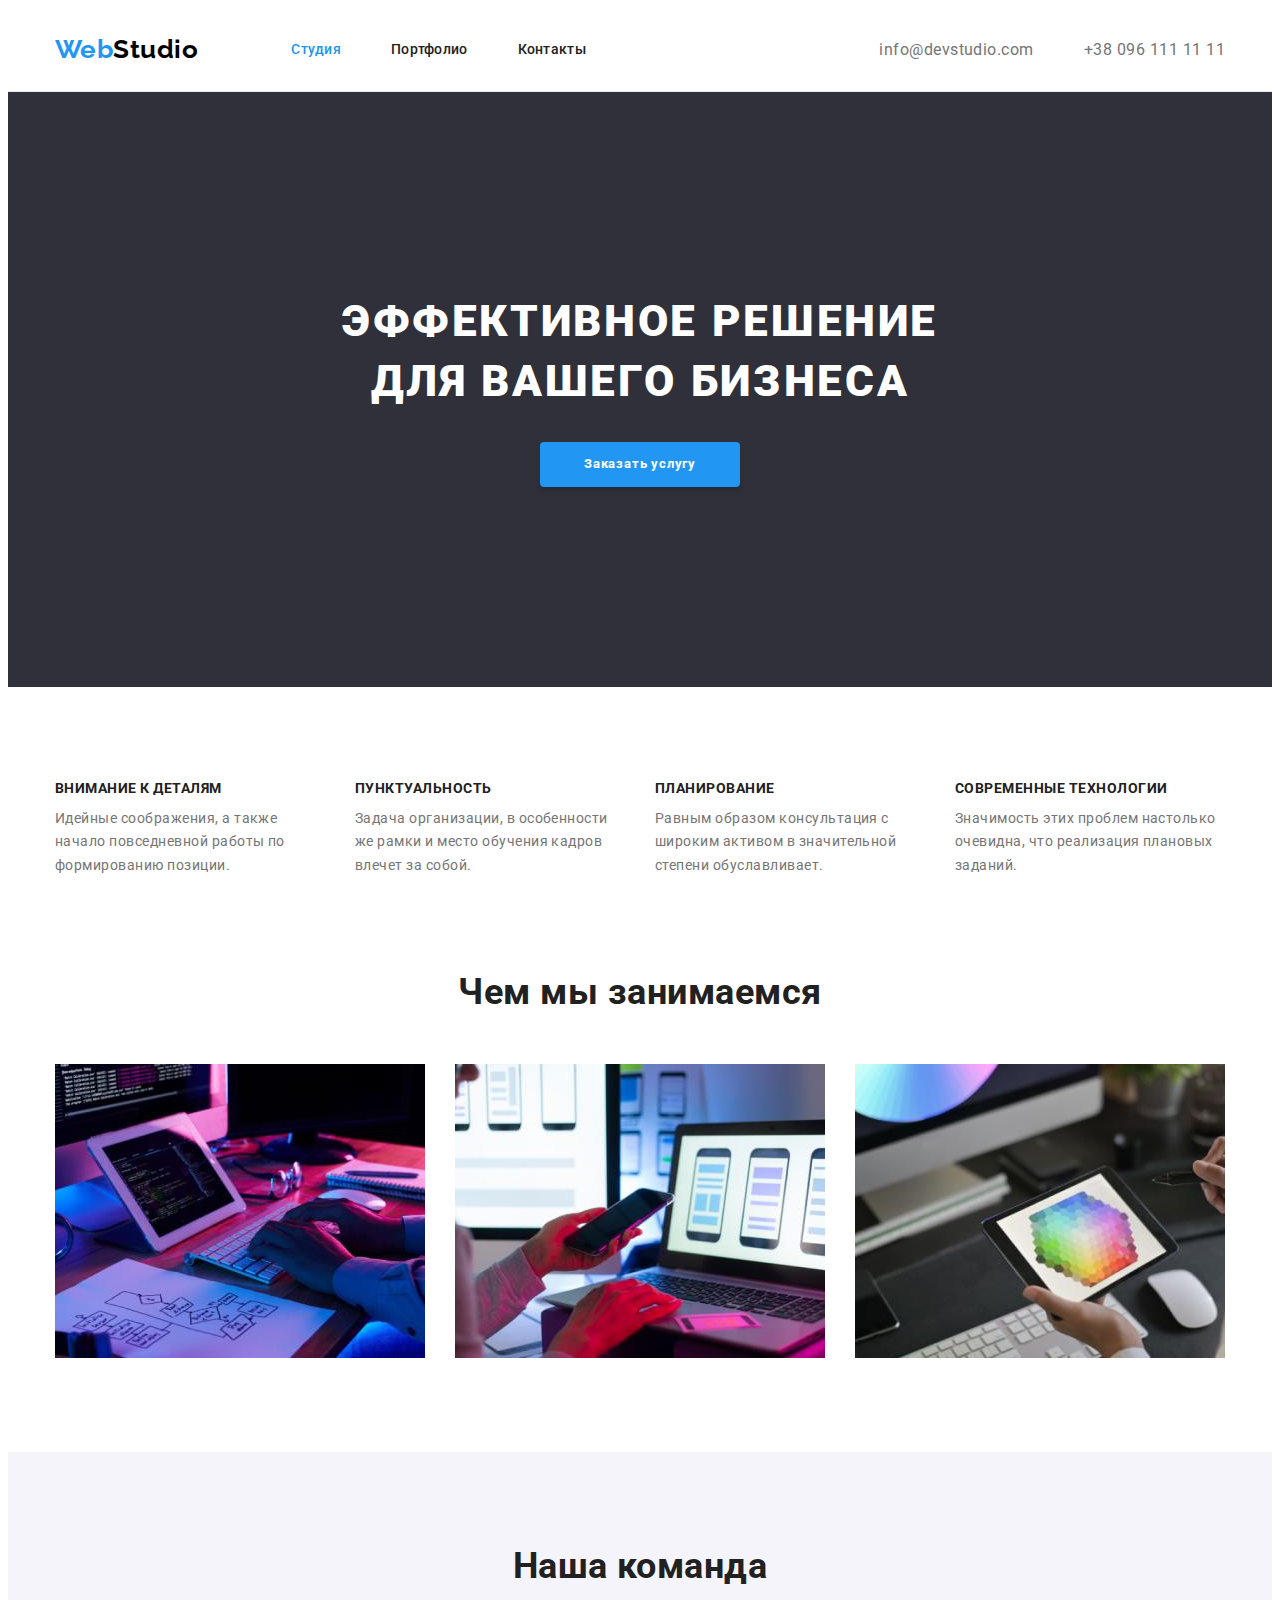
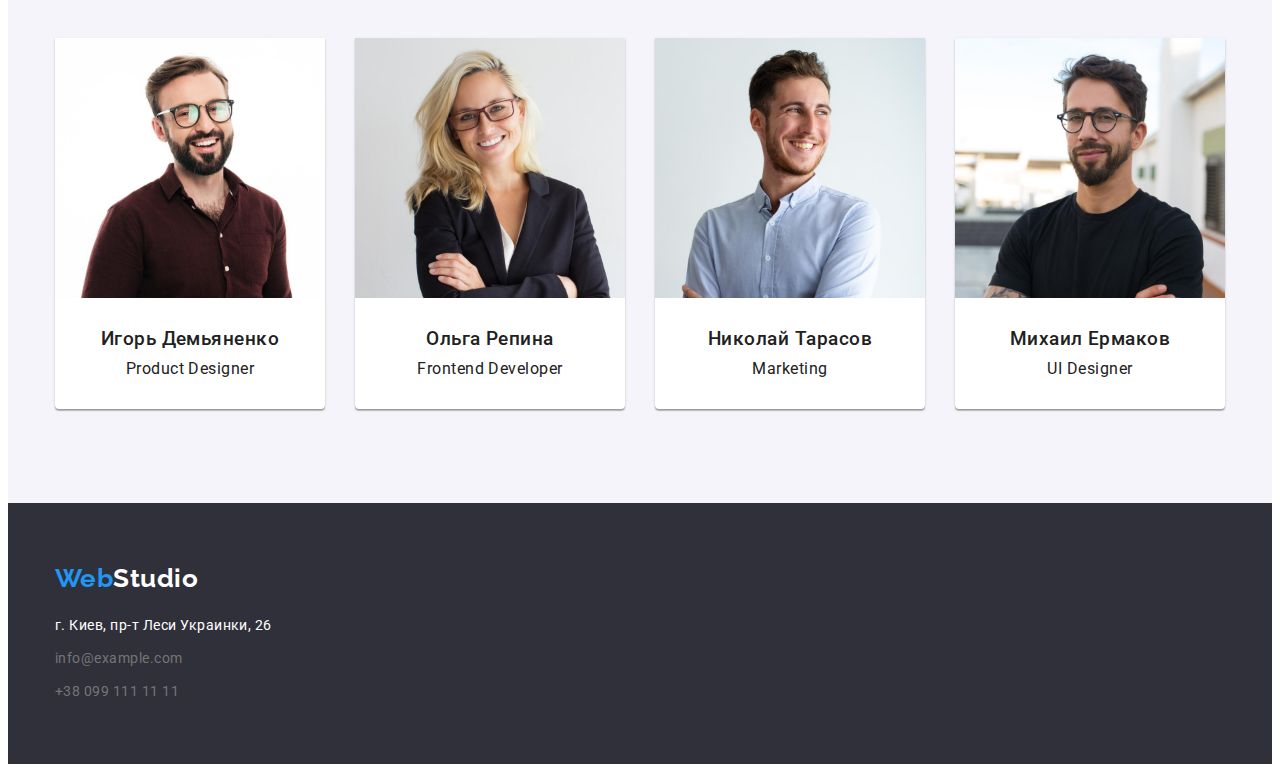
<file: index.html>
<!DOCTYPE html>
<html lang="ru">
  <head>
    <meta charset="UTF-8" />
    <meta http-equiv="X-UA-Compatible" content="IE=edge" />
    <meta name="WebStudio" content="WebStudio Page" />

    <link rel="preconnect" href="https://fonts.googleapis.com" />
    <link rel="preconnect" href="https://fonts.gstatic.com" crossorigin />
    <link
      rel="stylesheet"
      href="https://cdnjs.cloudflare.com/ajax/libs/modern-normalize/1.1.0/modern-normalize.min.css"
      integrity="sha512-wpPYUAdjBVSE4KJnH1VR1HeZfpl1ub8YT/NKx4PuQ5NmX2tKuGu6U/JRp5y+Y8XG2tV+wKQpNHVUX03MfMFn9Q=="
      crossorigin="anonymous"
      referrerpolicy="no-referrer"
    />
    <link
      href="https://fonts.googleapis.com/css2?family=Raleway:wght@700&family=Roboto:wght@400;500;700;900&display=swap"
      rel="stylesheet"
    />
    <link rel="stylesheet" href="./css/style.css" />
    <title>WebStudio</title>
  </head>
  <body>
    <header class="header">
      <div class="conteiner">
        <nav class="navigation">
          <div class="logo-header">
            <a
              class="logo"
              href="./index.html"
              target="_blank"
              title="Main WebStudio Page"
              lang="en"
              >Web<span class="logo-studio-header">Studio</span></a
            >
          </div>
          <ul class="navigation-links-list">
            <li class="navigation-links-item current">
              <a class="nav-link-reference" href="index.html">Студия</a>
            </li>
            <li class="navigation-links-item">
              <a class="nav-link-reference" href="portfolio.html">Портфолио</a>
            </li>
            <li class="navigation-links-item">
              <a class="nav-link-reference" href="">Контакты</a>
            </li>
          </ul>
        </nav>

        <ul class="contact-list">
          <li class="contact-item">
            <a class="nav-contact-reference" href="mailto:info@devstudio.com"
              >info@devstudio.com</a
            >
          </li>
          <li class="contact-item">
            <a class="nav-contact-reference" href="tel:+380961111111"
              >+38 096 111 11 11</a
            >
          </li>
        </ul>
      </div>
    </header>

    <main>
      <!--Section Hero-->
      <section class="section-hero">
        <div class="conteiner">
          <h1 class="hero-section-title">
            эффективное решение для вашего бизнеса
          </h1>
          <button class="hero-section-button" type="button">
            Заказать услугу
          </button>
        </div>
      </section>

      <!--Section "features" / Секция Особенности-->
      <section class="section features">
        <div class="conteiner">
          <h2 hidden>Особенности</h2>
          <ul class="features-list">
            <li class="features-item">
              <h3 class="features-item-header">Внимание к деталям</h3>
              <p class="features-item-text">
                Идейные соображения, а также начало повседневной работы по
                формированию позиции.
              </p>
            </li>
            <li class="features-item">
              <h3 class="features-item-header">Пунктуальность</h3>
              <p class="features-item-text">
                Задача организации, в особенности же рамки и место обучения
                кадров влечет за собой.
              </p>
            </li>
            <li class="features-item">
              <h3 class="features-item-header">Планирование</h3>
              <p class="features-item-text">
                Равным образом консультация с широким активом в значительной
                степени обуславливает.
              </p>
            </li>
            <li class="features-item">
              <h3 class="features-item-header">Современные технологии</h3>
              <p class="features-item-text">
                Значимость этих проблем настолько очевидна, что реализация
                плановых заданий.
              </p>
            </li>
          </ul>
        </div>
      </section>
      <!--Section "What we Do" / Секция чем мы занимаемся-->
      <section class="section what-we-do">
        <div class="conteiner">
          <h2 class="what-we-do-title">Чем мы занимаемся</h2>
          <ul class="what-we-do-list">
            <li class="what-we-do-item">
              <img
                src="./images/studio_image/about-1.jpg"
                alt="Работа с компьютером"
                width="370"
                height="294"
              />
            </li>
            <li class="what-we-do-item">
              <img
                src="./images/studio_image/about-2.jpg"
                alt="Работа с телефоном"
                width="370"
                height="294"
              />
            </li>
            <li class="what-we-do-item">
              <img
                src="./images/studio_image/about-3.jpg"
                alt="Работа с планшетом"
                width="370"
                height="294"
              />
            </li>
          </ul>
        </div>
      </section>
      <!--Our Team Section / Секция Наша Команда-->
      <section class="section our-team">
        <div class="conteiner">
          <h2 class="our-team-title">Наша команда</h2>
          <ul class="our-team-list">
            <li class="our-team-item">
              <img
                class="item-img"
                src="./images/studio_image/Ihor_Deminenko.jpg"
                alt="Игорь Демьяненко - Product Designer"
                width="270"
                height="260"
              />
              <div class="team-member-info">
                <h3 class="item-name">Игорь Демьяненко</h3>
                <p class="item-position" lang="en">Product Designer</p>
              </div>
            </li>
            <li class="our-team-item">
              <img
                class="item-img"
                src="./images/studio_image/Olha_Repina.jpg"
                alt="Ольга Репина - Frontend Developer"
                width="270"
                height="260"
              />
              <div class="team-member-info">
                <h3 class="item-name">Ольга Репина</h3>
                <p class="item-position" lang="en">Frontend Developer</p>
              </div>
            </li>
            <li class="our-team-item">
              <img
                class="item-img"
                src="./images/studio_image/Nikolay_Tarasov.jpg"
                alt="Николай Тарасов - Marketing"
                width="270"
                height="260"
              />
              <div class="team-member-info">
                <h3 class="item-name">Николай Тарасов</h3>
                <p class="item-position" lang="en">Marketing</p>
              </div>
            </li>
            <li class="our-team-item">
              <img
                class="item-img"
                src="./images/studio_image/Mike_Ermakov.jpg"
                alt="Михаил Ермаков - UI Designer"
                width="270"
                height="260"
              />
              <div class="team-member-info">
                <h3 class="item-name">Михаил Ермаков</h3>
                <p class="item-position" lang="en">UI Designer</p>
              </div>
            </li>
          </ul>
        </div>
      </section>
    </main>

    <footer class="section footer">
      <div class="conteiner">
        <div class="logo-footer">
          <a
            class="logo"
            href="./index.html"
            target="_blank"
            title="Main WebStudio Page"
            lang="en"
            >Web<span class="logo-studio-footer">Studio</span></a
          >
        </div>
        <address class="address">
          <ul class="address-list">
            <li class="address-item">
              <a
                class="actual-address"
                href="https://goo.gl/maps/LLQT8x69fdLDBn1G6"
                >г. Киев, пр-т Леси Украинки, 26</a
              >
            </li>
            <li class="address-item">
              <a class="footer-contact-reference" href="mailto:info@example.com"
                >info@example.com</a
              >
            </li>
            <li class="address-item">
              <a class="footer-contact-reference" href="tel:+380991111111"
                >+38 099 111 11 11</a
              >
            </li>
          </ul>
        </address>
      </div>
    </footer>
  </body>
</html>
</file>
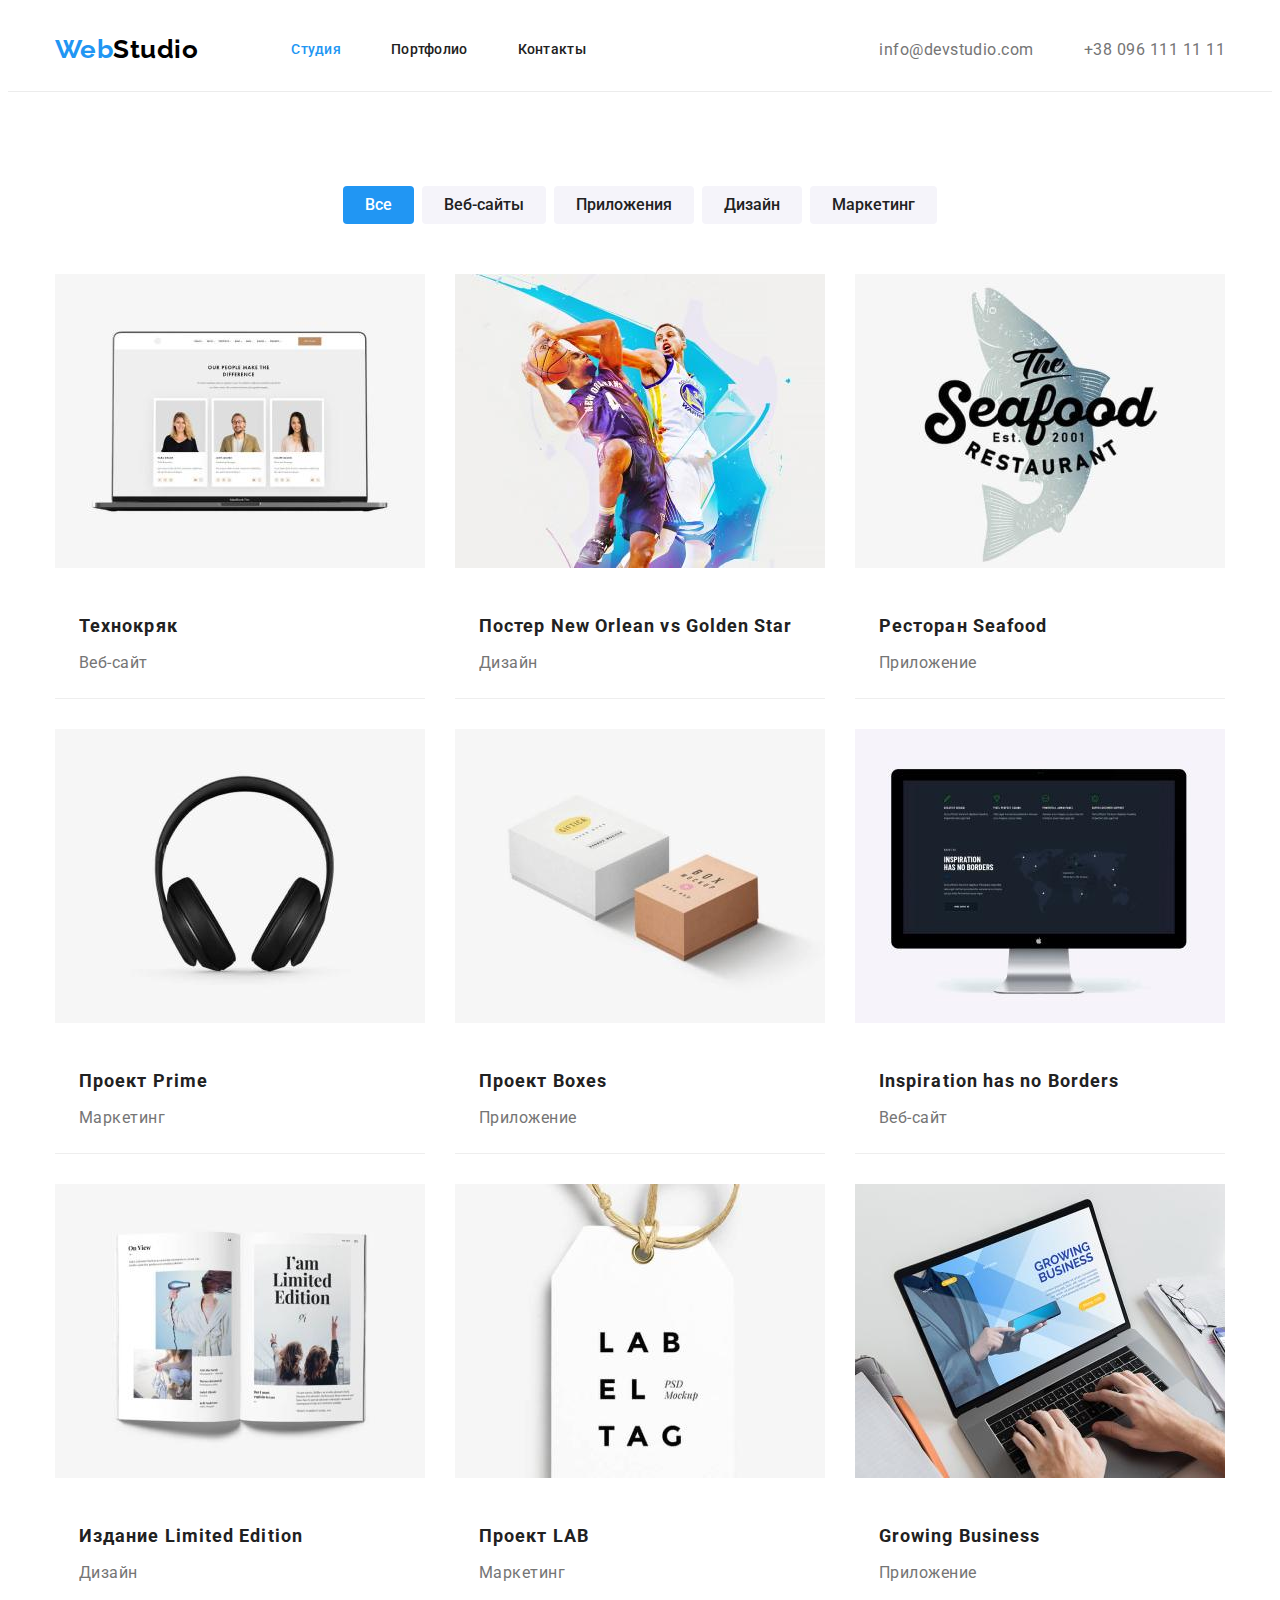
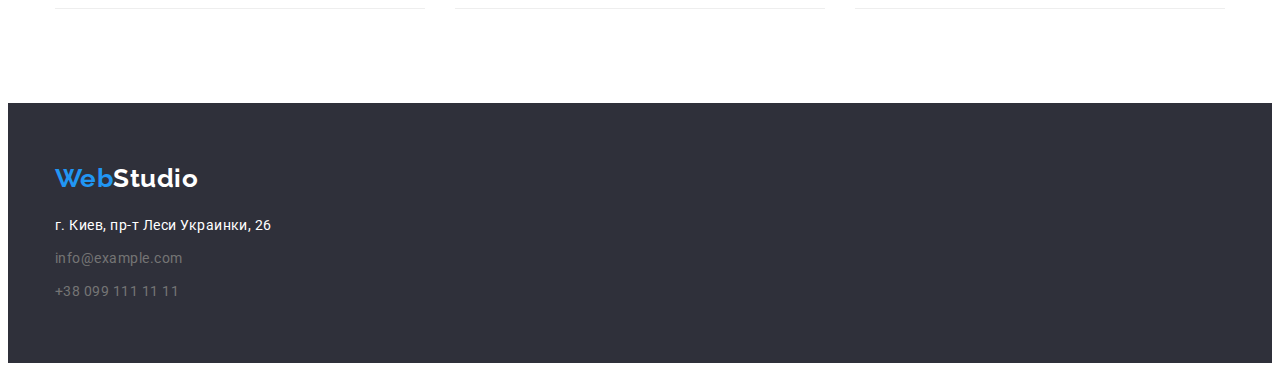
<file: portfolio.html>
<!DOCTYPE html>
<html lang="ru">
  <head>
    <meta charset="UTF-8" />
    <meta http-equiv="X-UA-Compatible" content="IE=edge" />
    <meta name="Portfolio" content="Portfolio Page" />
    <link rel="preconnect" href="https://fonts.googleapis.com" />
    <link rel="preconnect" href="https://fonts.gstatic.com" crossorigin />
    <link
      rel="stylesheet"
      href="https://cdnjs.cloudflare.com/ajax/libs/modern-normalize/1.1.0/modern-normalize.min.css"
      integrity="sha512-wpPYUAdjBVSE4KJnH1VR1HeZfpl1ub8YT/NKx4PuQ5NmX2tKuGu6U/JRp5y+Y8XG2tV+wKQpNHVUX03MfMFn9Q=="
      crossorigin="anonymous"
      referrerpolicy="no-referrer"
    />
    <link
      href="https://fonts.googleapis.com/css2?family=Raleway:wght@700&family=Roboto:wght@400;500;700;900&display=swap"
      rel="stylesheet"
    />
    <link rel="stylesheet" href="./css/style.css" />
    <title>Portfolio</title>
  </head>
  <body>
    <header class="header">
      <div class="conteiner">
        <nav class="navigation">
          <div class="logo-header">
            <a
              class="logo"
              href="./index.html"
              target="_blank"
              title="Main WebStudio Page"
              lang="en"
              >Web<span class="logo-studio-header">Studio</span></a
            >
          </div>
          <ul class="navigation-links-list">
            <li class="navigation-links-item current">
              <a class="nav-link-reference" href="index.html">Студия</a>
            </li>
            <li class="navigation-links-item">
              <a class="nav-link-reference" href="portfolio.html">Портфолио</a>
            </li>
            <li class="navigation-links-item">
              <a class="nav-link-reference" href="">Контакты</a>
            </li>
          </ul>
        </nav>

        <ul class="contact-list">
          <li class="contact-item">
            <a class="nav-contact-reference" href="mailto:info@devstudio.com"
              >info@devstudio.com</a
            >
          </li>
          <li class="contact-item">
            <a class="nav-contact-reference" href="tel:+380961111111"
              >+38 096 111 11 11</a
            >
          </li>
        </ul>
      </div>
    </header>

    <main>
      <!--Porfoilio Section-->
      <section class="section porfolio">
        <div class="conteiner">
          <h1 hidden lang="en">Our Portfoilio</h1>
          <ul class="portfolio-btn-list">
            <li class="portfolio-btn-item">
              <button class="portfolio-btn current-btn" type="button">
                Все
              </button>
            </li>
            <li class="portfolio-btn-item">
              <button class="portfolio-btn" type="button">Веб-сайты</button>
            </li>
            <li class="portfolio-btn-item">
              <button class="portfolio-btn" type="button">Приложения</button>
            </li>
            <li class="portfolio-btn-item">
              <button class="portfolio-btn" type="button">Дизайн</button>
            </li>
            <li class="portfolio-btn-item">
              <button class="portfolio-btn" type="button">Мaркетинг</button>
            </li>
          </ul>

          <ul class="portfolio-list">
            <li class="portfolio-list-item">
              <a class="portfolio-item" href="">
                <img
                  class="portfolio-img"
                  src="./images/portfolio_image/technocrack_project.jpg"
                  alt="Постер 'Технокряк' - веб-сайт на ноутбуке"
                  width="370"
                  height="294"
                />
                <div class="portfolio-info">
                  <h2 class="portfolio-item-name">Технокряк</h2>
                  <p class="portfolio-item-category">Веб-сайт</p>
                </div>
              </a>
            </li>
            <li class="portfolio-list-item">
              <a class="portfolio-item" href="">
                <img
                  class="portfolio-img"
                  src="./images/portfolio_image/poster_new_orlean_vs_golden_star.jpg"
                  alt="Постер 'New Orlean vs Golden Star' - два баскетболиста команд с мячем"
                  width="370"
                  height="294"
                />
                <div class="portfolio-info">
                  <h2 class="portfolio-item-name">
                    Постер <span lang="en">New Orlean vs Golden Star</span>
                  </h2>
                  <p class="portfolio-item-category">Дизайн</p>
                </div>
              </a>
            </li>
            <li class="portfolio-list-item">
              <a class="portfolio-item" href="">
                <img
                  class="portfolio-img"
                  src="./images/portfolio_image/sea_food.jpg"
                  alt="Постер The Seafood Restaurant"
                  width="370"
                  height="294"
                />
                <div class="portfolio-info">
                  <h2 class="portfolio-item-name">
                    Ресторан <span lang="en">Seafood</span>
                  </h2>
                  <p class="portfolio-item-category">Приложение</p>
                </div>
              </a>
            </li>
            <li class="portfolio-list-item">
              <a class="portfolio-item" href="">
                <img
                  class="portfolio-img"
                  src="./images/portfolio_image/prime_headphones.jpg"
                  alt="Постер Prime - изображение наушников"
                  width="370"
                  height="294"
                />
                <div class="portfolio-info">
                  <h2 class="portfolio-item-name">
                    Проект <span lang="en">Prime</span>
                  </h2>
                  <p class="portfolio-item-category">Маркетинг</p>
                </div>
              </a>
            </li>
            <li class="portfolio-list-item">
              <a class="portfolio-item" href="">
                <img
                  class="portfolio-img"
                  src="./images/portfolio_image/boxes_project.jpg"
                  alt="Проект Boxes - изображение коробок бренда"
                  width="370"
                  height="294"
                />
                <div class="portfolio-info">
                  <h2 class="portfolio-item-name">
                    Проект <span lang="en">Boxes</span>
                  </h2>
                  <p class="portfolio-item-category">Приложение</p>
                </div>
              </a>
            </li>
            <li class="portfolio-list-item">
              <a class="portfolio-item" href="">
                <img
                  class="portfolio-img"
                  src="./images/portfolio_image/inspiration_has_no_borders_project.jpg"
                  alt="Проект 'Inspiration has no Borders' - изображение монитора в сайтом"
                  width="370"
                  height="294"
                />
                <div class="portfolio-info">
                  <h2 class="portfolio-item-name" lang="en">
                    Inspiration has no Borders
                  </h2>
                  <p class="portfolio-item-category">Веб-сайт</p>
                </div>
              </a>
            </li>
            <li class="portfolio-list-item">
              <a class="portfolio-item" href="">
                <img
                  class="portfolio-img"
                  src="./images/portfolio_image/limited_edition_publication.jpg"
                  alt="Проект Limited Edition - изображение журнала"
                  width="370"
                  height="294"
                />
                <div class="portfolio-info">
                  <h2 class="portfolio-item-name">
                    Издание <span lang="en">Limited Edition</span>
                  </h2>
                  <p class="portfolio-item-category">Дизайн</p>
                </div>
              </a>
            </li>
            <li class="portfolio-list-item">
              <a class="portfolio-item" href="">
                <img
                  class="portfolio-img"
                  src="./images/portfolio_image/lab_project.jpg"
                  alt="Проект 'LAB' - изображение постера проекта"
                  width="370"
                  height="294"
                />
                <div class="portfolio-info">
                  <h2 class="portfolio-item-name">
                    Проект <span lang="en">LAB</span>
                  </h2>
                  <p class="portfolio-item-category">Маркетинг</p>
                </div>
              </a>
            </li>
            <li class="portfolio-list-item">
              <a class="portfolio-item" href="">
                <img
                  class="portfolio-img"
                  src="./images/portfolio_image/growing_business.jpg"
                  alt="Приложение 'Growing Business' - изображение ноутбука с приложением"
                  width="370"
                  height="294"
                />
                <div class="portfolio-info">
                  <h2 class="portfolio-item-name" lang="en">
                    Growing Business
                  </h2>
                  <p class="portfolio-item-category">Приложение</p>
                </div>
              </a>
            </li>
          </ul>
        </div>
      </section>
    </main>

    <footer class="section footer">
      <div class="conteiner">
        <div class="logo-footer">
          <a
            class="logo"
            href="./index.html"
            target="_blank"
            title="Main WebStudio Page"
            lang="en"
            >Web<span class="logo-studio-footer">Studio</span></a
          >
        </div>
        <address class="address">
          <ul class="address-list">
            <li class="address-item">
              <a
                class="actual-address"
                href="https://goo.gl/maps/LLQT8x69fdLDBn1G6"
                >г. Киев, пр-т Леси Украинки, 26</a
              >
            </li>
            <li class="address-item">
              <a class="footer-contact-reference" href="mailto:info@example.com"
                >info@example.com</a
              >
            </li>
            <li class="address-item">
              <a class="footer-contact-reference" href="tel:+380991111111"
                >+38 099 111 11 11</a
              >
            </li>
          </ul>
        </address>
      </div>
    </footer>
  </body>
</html>
</file>
<file: css/style.css>
html {
  box-sizing: border-box;
}
*,
*::after,
*::before {
  box-sizing: inherit;
}
h1,
h2,
h3,
h4,
h5,
h6,
p {
  margin: 0;
}
ul {
  list-style: none;
  padding: 0;
  margin: 0;
}

img {
  display: block;
  max-width: 100%;
  height: auto;
}
.visually-hidden {
  position: absolute;
  width: 1px;
  height: 1px;
  margin: -1px;
  border: 0;
  padding: 0;
  white-space: nowrap;
  clip-path: inset(100%);
  clip: rect(0 0 0 0);
  overflow: hidden;
}

:root {
  --main-light-color: #ffffff;
  --main-dark-color: #212121;
  --accent-color: #2196f3;
  --middle-main-color: #757575;
  --additional-color: #2f303a;
  --additional-dark-color: #000000;
  --background-section-color: #f5f4fa;
  --portfoilio-border-color: #eeeeee;
  --footer-address-color: rgba(255, 255, 255, 0.6);
  --border-header-color: #ececec;
  --box-shadow-color: rgba(0, 0, 0, 0.15);
}

body {
  font-family: Roboto, sans-serif;
  background-color: var(--main-light-color);
  color: var(--main-dark-color);
  letter-spacing: 0.03em;
}

.conteiner {
  margin: 0;
  margin-left: auto;
  margin-right: auto;
  width: 1200px;
  padding-right: 15px;
  padding-left: 15px;
}

.section {
  padding: 94px 0px;
}

/*--Logo styles-------------------------------------*/
.header {
  border-bottom: 1px solid var(--border-header-color);
}

.header .conteiner {
  display: flex;
  align-items: center;
  justify-content: space-between;
}

.logo {
  display: inline-block;
  font-family: Raleway;
  font-weight: 700;
  font-size: 26px;
  line-height: 1.19;
  text-decoration: none;
  color: var(--accent-color);
}

.logo-header {
  padding: 24px 0px 25px 0px;
  margin-right: 93px;
}

.logo-studio-header {
  color: var(--additional-dark-color);
}

.logo-studio-footer {
  color: var(--main-light-color);
}

/*--Navigation styles-------------------------------------*/
.navigation,
.contact-list,
.navigation-links-list {
  display: flex;
}

.navigation-links-list .navigation-links-item.current {
  color: var(--accent-color);
}

.navigation-links-item,
.contact-list-item {
  margin-right: 50px;
  font-weight: 500;
  font-size: 14px;
  line-height: 1.14;
  letter-spacing: 0.02em;
  list-style-type: none;
}

.navigation-links-item:last-child,
.contact-list-item:last-child {
  margin-right: 0px;
}

.nav-link-reference {
  padding: 32px 0px;
  color: inherit;
  text-decoration: none;
  display: block;
}

.contact-list {
  margin-left: auto;
}

.contact-item:not(:last-child) {
  margin-right: 50px;
}

.nav-contact-reference {
  padding: 32px 0px;
  color: var(--middle-main-color);
  text-decoration: none;
  display: inline-block;
}

.nav-link-reference:hover,
.nav-link-reference:focus,
.nav-contact-reference:hover,
.nav-contact-reference:focus {
  color: var(--accent-color);
  text-decoration: none;
}

/*--Hero styles-------------------------------------*/
.section-hero {
  background-color: var(--additional-color);
  text-align: center;
  padding-top: 200px;
  padding-bottom: 200px;
}

.hero-section-title {
  max-width: 696px;
  margin-left: auto;
  margin-right: auto;
  margin-bottom: 30px;
  font-weight: 900;
  color: var(--main-light-color);
  font-size: 44px;
  line-height: 1.36;
  text-align: center;
  letter-spacing: 0.06em;
  text-transform: uppercase;
}

.hero-section-button {
  padding: 10px 32px;
  min-width: 200px;
  font-family: Roboto;
  font-weight: 700;
  letter-spacing: 0.06em;
  background: var(--accent-color);
  color: var(--main-light-color);
  line-height: 1.87;
  cursor: pointer;
  border-radius: 4px;
  border: 0;
  box-shadow: 0px 4px 4px var(--box-shadow-color);
}

/*--Features styles-------------------------------------*/
.features-list {
  display: flex;
}

.features-item {
  width: 270px;
  margin-right: 30px;
}

.features-item:last-child {
  margin-right: 0px;
}

.features-item-header {
  margin-bottom: 10px;
  font-weight: 700;
  font-size: 14px;
  line-height: 1.14;
  text-transform: uppercase;
  color: inherit;
}

.features-item-text {
  font-size: 14px;
  line-height: 1.71;
  color: var(--middle-main-color);
}

/*--"What we do" section styles-------------------------------------*/
.what-we-do {
  padding-top: 0px;
}

.what-we-do-list {
  display: flex;
}

.what-we-do-item {
  list-style-type: none;
  margin-right: 30px;
}

.what-we-do-item:last-child {
  margin-right: 0px;
}

.what-we-do-title {
  margin-bottom: 50px;
  font-weight: 700;
  font-size: 36px;
  line-height: 1.16;
  text-align: center;
  color: inherit;
}

/*--"Our Team" Section styles-------------------------------------*/
.our-team {
  background-color: var(--background-section-color);
}

.our-team-list {
  display: flex;
}

.our-team-title {
  margin-bottom: 50px;
  font-weight: 700;
  font-size: 36px;
  line-height: 1.16;
  text-align: center;
  color: inherit;
}

.our-team-item {
  margin-right: 30px;
  font-size: 16px;
  line-height: 1.18;

  list-style-type: none;
  background-color: var(--main-light-color);
  box-shadow: 0px 1px 3px rgba(0, 0, 0, 0.12), 0px 1px 1px rgba(0, 0, 0, 0.14),
    0px 2px 1px rgba(0, 0, 0, 0.2);
  border-radius: 0px 0px 4px 4px;
}

.our-team-item:last-child {
  margin-right: 0px;
}

.team-member-info {
  padding: 30px 24px;
  text-align: center;
}

.item-name {
  padding-left: auto;
  padding-right: auto;
  margin-bottom: 10px;
  font-weight: 500;
  color: inherit;
}

.item-position {
  color: var(--text-color-secondary);
}

/*--Portfolio Section styles-------------------------------------*/
.portfolio-btn-list {
  margin-bottom: 50px;
  display: flex;
  justify-content: center;
}

.portfolio-btn-item {
  list-style-type: none;
  margin-right: 8px;
}

.portfolio-btn-item:last-child {
  margin-right: 0px;
}

.portfolio-btn {
  height: 38px;
  padding: 6px 22px;
  min-width: auto;

  white-space: nowrap;
  background: var(--background-section-color);

  font-family: Roboto;
  font-weight: 500;
  font-size: 16px;
  line-height: 1.62;
  color: inherit;
  cursor: pointer;
  border-radius: 4px;
  border-radius: 4px;
  border: 0;
}

.portfolio-btn:hover,
.portfolio-btn:focus,
.current-btn {
  background: var(--accent-color);
  color: var(--main-light-color);
}

.portfolio-list {
  display: flex;
  flex-wrap: wrap;
}

.portfolio-list-item {
  width: 370px;
}
.portfolio-list-item:not(:nth-child(3n + 3)) {
  margin-right: 30px;
}

.portfolio-list-item:not(:nth-last-child(-n + 3)) {
  margin-bottom: 30px;
}

.portfolio-item {
  color: inherit;
  text-decoration: none;
}

.portfolio-img {
  margin-bottom: 20px;
}

.portfolio-info {
  padding: 20px 24px;
  border-bottom: 1px solid var(--portfoilio-border-color);
}

.portfolio-item-name {
  margin-bottom: 4px;
  font-weight: 700;
  font-size: 18px;
  line-height: 2;
  letter-spacing: 0.06em;
  color: inherit;
}

.portfolio-item-category {
  font-size: 16px;
  line-height: 1.87;
  color: var(--middle-main-color);
}

/*--Footer Section styles-------------------------------------*/
.footer {
  background-color: var(--additional-color);
  padding: 60px 0px;
}

.logo-footer {
  margin: 0;
  padding: 0;
  margin-bottom: 20px;
}

.address {
  font-style: normal;
}

.address-item {
  margin-bottom: 9px;
  font-size: 14px;
  line-height: 1.71;
  list-style-type: none;
  color: var(--footer-address-color);
}

.address-item:last-child {
  margin-bottom: 0;
}

.footer-contact-reference {
  color: var(--middle-main-color);
  text-decoration: none;
}

.footer-contact-reference:hover,
.footer-contact-reference:focus {
  color: var(--blue-color-hover);
  text-decoration: none;
}

.actual-address {
  color: var(--main-light-color);
  text-decoration: none;
}
</file>
